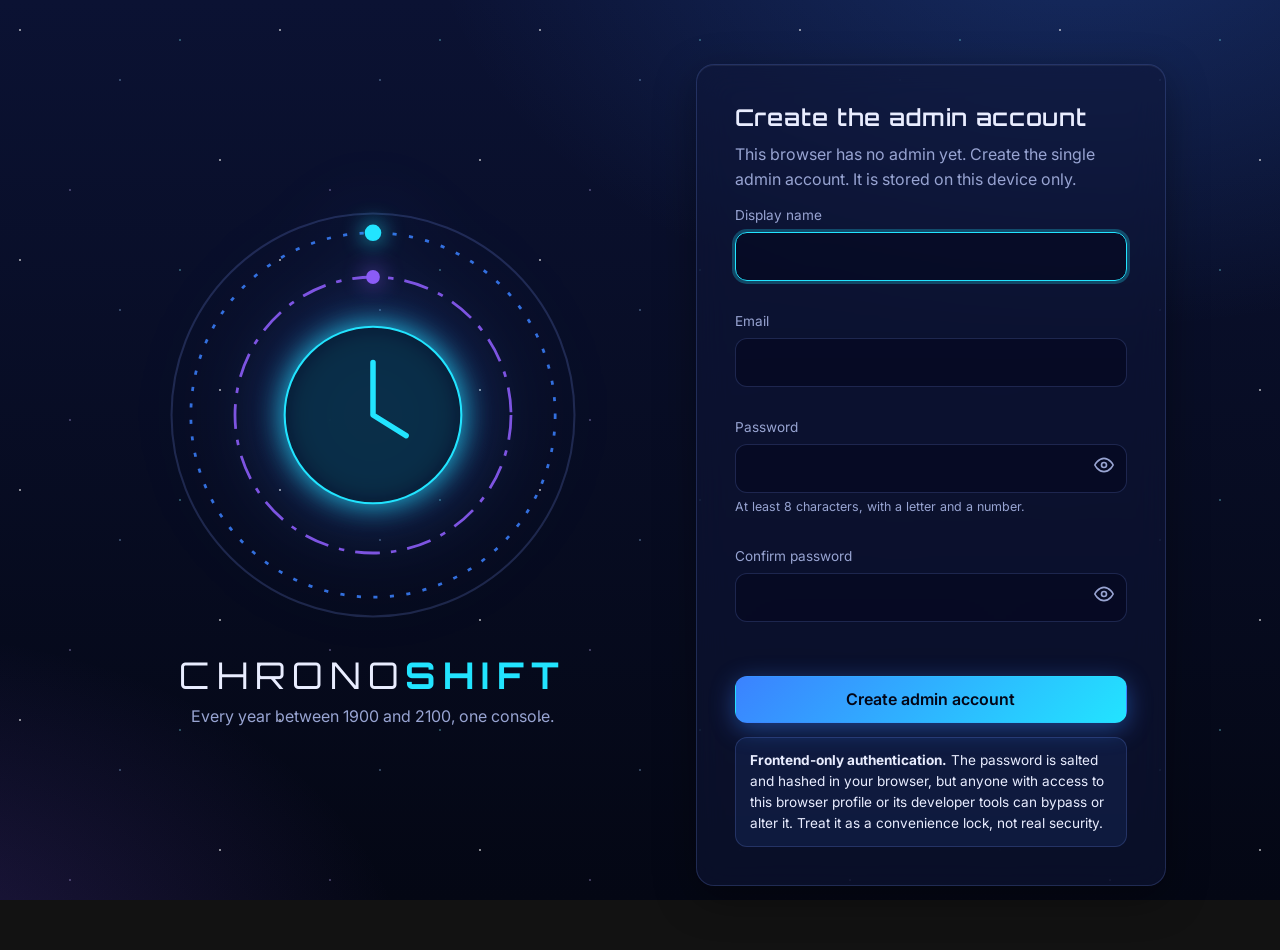
<file: index.html>
<!DOCTYPE html>
<html lang="en" data-theme="quantum" data-bg="navy" data-motion="on" data-speed="normal">
<head>
  <meta charset="UTF-8">
  <meta name="viewport" content="width=device-width, initial-scale=1">
  <title>ChronoShift · Interactive Time Travel Experience</title>
  <meta name="description" content="ChronoShift is an interactive time travel experience: explore years, record history, and leave notes in a personal time capsule.">
  <meta name="color-scheme" content="dark">
  <link rel="icon" href="assets/icons/favicon.svg" type="image/svg+xml">
  <link rel="preconnect" href="https://fonts.googleapis.com">
  <link rel="preconnect" href="https://fonts.gstatic.com" crossorigin>
  <link rel="stylesheet" href="https://fonts.googleapis.com/css2?family=Inter:wght@400;500;600&family=Orbitron:wght@500;700&display=swap">
  <link rel="stylesheet" href="css/style.css">
  <link rel="stylesheet" href="css/animations.css">
  <link rel="stylesheet" href="css/responsive.css">
</head>
<body class="is-loading">
  <a class="skip-link" href="#view">Skip to main content</a>
  <div class="stars" aria-hidden="true"></div>

  <div class="shell">
    <aside class="sidebar" id="sidebar" aria-label="Primary">
      <div class="brand">
        <img src="assets/icons/favicon.svg" alt="" width="34" height="34">
        <span>CHRONO<b>SHIFT</b></span>
      </div>
      <nav aria-label="Main navigation"><ul id="nav-list"></ul></nav>
      <div class="sidebar-foot">
        <button type="button" class="btn btn-ghost btn-block" data-action="logout"><span data-icon="logout"></span> Logout</button>
      </div>
    </aside>
    <div class="backdrop" id="backdrop"></div>

    <div class="main-col">
      <header class="topbar">
        <button type="button" class="icon-btn menu-btn" id="menu-btn" aria-label="Open navigation" aria-controls="sidebar" aria-expanded="false" data-icon="menu"></button>
        <form class="search" id="global-search" role="search">
          <label class="sr-only" for="search-input">Search events, notes and years</label>
          <input type="search" id="search-input" placeholder="Search events, notes, years…  ( / )" autocomplete="off" maxlength="80">
          <button type="submit" class="icon-btn" aria-label="Run search" data-icon="search"></button>
        </form>
        <button type="button" class="year-pill" id="year-pill" data-go="time-machine" aria-label="Selected year. Open time machine"></button>
        <div class="user-chip" id="user-chip"></div>
      </header>
      <main id="view" tabindex="-1"></main>
    </div>
  </div>

  <div id="toasts" class="toasts" aria-live="polite"></div>
  <div id="warp-overlay" class="warp-overlay" aria-hidden="true"></div>

  <dialog id="confirm-dialog" class="dialog" aria-labelledby="confirm-title">
    <form method="dialog">
      <h2 id="confirm-title"></h2>
      <p id="confirm-text" class="muted"></p>
      <div class="dialog-actions">
        <button type="submit" value="cancel" class="btn btn-ghost">Cancel</button>
        <button type="submit" value="ok" class="btn btn-danger" id="confirm-ok">Confirm</button>
      </div>
    </form>
  </dialog>

  <script type="module" src="js/app.js"></script>
</body>
</html>
</file>
<file: css/style.css>
/* ChronoShift — base, layout and components */
*,*::before,*::after{box-sizing:border-box}
[hidden]{display:none!important}
html{color-scheme:dark;-webkit-text-size-adjust:100%}
:root{
  --bg:#040714;--bg-2:#0b1233;--surface:rgba(15,22,58,.55);--border:rgba(124,156,255,.2);
  --text:#e9edff;--muted:#98a4d2;--accent:#3b82ff;--accent-2:#22e4ff;--purple:#8b5cf6;
  --glow:rgba(59,130,255,.45);--danger:#ff5577;--ok:#34f0a8;--warn:#ffc65c;--radius:18px;
  --font:'Inter','Segoe UI',system-ui,-apple-system,sans-serif;--display:'Orbitron','Segoe UI',system-ui,sans-serif;--dur:1;
}
[data-theme="nebula"]{--accent:#8b5cf6;--accent-2:#5b9bff;--glow:rgba(139,92,246,.5)}
[data-theme="cyber"]{--accent:#22e4ff;--accent-2:#9b6bff;--glow:rgba(34,228,255,.4)}
[data-bg="black"]{--bg:#000;--bg-2:#04050c;--surface:rgba(9,11,24,.7)}
[data-speed="slow"]{--dur:1.7}
[data-speed="fast"]{--dur:.55}

body{margin:0;min-height:100vh;font-family:var(--font);color:var(--text);line-height:1.55;
  background:radial-gradient(1100px 700px at 85% -10%,color-mix(in srgb,var(--accent) 24%,transparent),transparent 60%),
  radial-gradient(900px 600px at -10% 110%,color-mix(in srgb,var(--purple) 22%,transparent),transparent 60%),
  linear-gradient(180deg,var(--bg-2),var(--bg));background-attachment:fixed}
body.is-loading{visibility:hidden}
h1,h2,h3{font-family:var(--display);letter-spacing:.04em;margin:0 0 .45em;line-height:1.25;font-weight:600}
h1{font-size:clamp(1.45rem,3.2vw,2.05rem)}h2{font-size:1.05rem}h3{font-size:.98rem}
p{margin:0 0 .8em}a{color:var(--accent-2)}
.muted{color:var(--muted)}.small{font-size:.85rem}.hint{font-size:.78rem;color:var(--muted);margin:4px 0 0}
.eyebrow{font-size:.78rem;letter-spacing:.16em;color:var(--accent-2);margin:0 0 6px}
.sr-only{position:absolute;width:1px;height:1px;overflow:hidden;clip:rect(0 0 0 0);white-space:nowrap}
.skip-link{position:fixed;left:12px;top:-70px;z-index:200;background:var(--accent);color:#02061a;padding:10px 14px;border-radius:10px;transition:top .2s}
.skip-link:focus{top:12px}
:focus-visible{outline:2px solid var(--accent-2);outline-offset:2px}
main:focus{outline:none}
.icon{flex:none;vertical-align:middle}
mark{background:color-mix(in srgb,var(--accent-2) 30%,transparent);color:#fff;border-radius:4px;padding:0 2px}

/* layout */
.shell{display:grid;grid-template-columns:268px minmax(0,1fr);min-height:100vh;position:relative;z-index:1}
.sidebar{position:sticky;top:0;height:100vh;display:flex;flex-direction:column;padding:22px 16px;background:rgba(5,8,26,.74);backdrop-filter:blur(20px);-webkit-backdrop-filter:blur(20px);border-right:1px solid var(--border);z-index:40}
.brand{display:flex;align-items:center;gap:10px;font-family:var(--display);letter-spacing:.16em;font-size:1.02rem;padding:4px 10px 24px}
.brand b{color:var(--accent-2)}
#nav-list{list-style:none;margin:0;padding:0;display:grid;gap:4px}
.nav-link{display:flex;align-items:center;gap:12px;padding:11px 14px;border-radius:12px;color:var(--muted);text-decoration:none;border:1px solid transparent;transition:color .2s,background .2s}
.nav-link:hover{color:var(--text);background:rgba(255,255,255,.06)}
.nav-link[aria-current="page"]{color:#fff;background:linear-gradient(90deg,color-mix(in srgb,var(--accent) 32%,transparent),transparent);border-color:var(--border);box-shadow:inset 3px 0 0 var(--accent-2)}
.sidebar-foot{margin-top:auto}
.backdrop{display:none}
.main-col{min-width:0;display:flex;flex-direction:column}
.topbar{position:sticky;top:0;z-index:30;display:flex;align-items:center;gap:12px;padding:12px clamp(14px,3vw,32px);background:rgba(5,8,26,.7);backdrop-filter:blur(18px);-webkit-backdrop-filter:blur(18px);border-bottom:1px solid var(--border)}
.search{flex:1;max-width:520px;position:relative;display:flex;align-items:center}
.search input{padding-right:46px;border-radius:999px}
.search .icon-btn{position:absolute;right:4px}
.menu-btn{display:none}
.year-pill{margin-left:auto;font-family:var(--display);font-size:.9rem;letter-spacing:.08em;padding:8px 16px;border-radius:999px;border:1px solid var(--border);background:rgba(255,255,255,.05);color:var(--accent-2);cursor:pointer;transition:box-shadow .2s,border-color .2s}
.year-pill:hover{border-color:var(--accent-2);box-shadow:0 0 18px var(--glow)}
.user-chip{display:flex;align-items:center;gap:10px;font-size:.9rem}
.avatar{width:34px;height:34px;border-radius:50%;display:grid;place-items:center;font-weight:600;color:#02061a;background:linear-gradient(135deg,var(--accent),var(--accent-2))}
#view{padding:clamp(16px,3vw,34px);max-width:1280px;width:100%;margin:0 auto}
.view-host{display:grid;gap:22px;align-content:start;min-width:0}
.page-head{display:flex;justify-content:space-between;align-items:flex-end;gap:16px;flex-wrap:wrap}
.page-head p{margin:0;max-width:62ch}

/* surfaces */
.glass{background:var(--surface);backdrop-filter:blur(16px);-webkit-backdrop-filter:blur(16px);border:1px solid var(--border);border-radius:var(--radius);box-shadow:0 12px 40px rgba(0,0,0,.35),inset 0 1px 0 rgba(255,255,255,.06)}
.pad{padding:clamp(16px,2.4vw,26px)}
.grid-2{display:grid;grid-template-columns:1fr 1fr;gap:22px}
.split{display:grid;grid-template-columns:minmax(300px,380px) 1fr;gap:22px;align-items:start}
.form-sticky{position:sticky;top:84px}
.stats{display:grid;grid-template-columns:repeat(4,1fr);gap:16px}
.stat{padding:18px 20px;display:block;text-decoration:none;color:inherit;transition:transform .2s,border-color .2s}
.stat:hover{transform:translateY(-2px);border-color:var(--accent-2)}
.stat strong{display:block;font-family:var(--display);font-size:1.7rem;color:var(--accent-2)}
.stat span{color:var(--muted);font-size:.85rem}
.hero{display:flex;justify-content:space-between;align-items:center;gap:20px;flex-wrap:wrap}
.hero h1{margin-bottom:.2em}
.clock-box{text-align:right}
.clock-box time{display:block;font-family:var(--display);font-size:clamp(1.6rem,4vw,2.4rem);color:var(--accent-2);text-shadow:0 0 22px var(--glow);font-variant-numeric:tabular-nums}
.qlinks{display:grid;grid-template-columns:repeat(2,1fr);gap:10px}
.qlink{display:flex;gap:12px;align-items:center;padding:12px;border-radius:14px;border:1px solid var(--border);text-decoration:none;color:var(--text);background:rgba(255,255,255,.03);transition:border-color .2s,background .2s}
.qlink:hover{border-color:var(--accent-2);background:rgba(255,255,255,.07)}
.qlink small{display:block;color:var(--muted)}
.qlink .icon{color:var(--accent-2)}
.note-mini{padding:12px 14px;border-radius:14px;border:1px solid var(--border);background:rgba(255,255,255,.03);margin-bottom:10px}
.note-mini p{margin:4px 0 0;color:var(--muted);font-size:.9rem}
.note-mini strong{font-family:var(--display);color:var(--accent-2);margin-right:8px}
.list{list-style:none;margin:0;padding:0}

/* buttons / inputs */
.btn{display:inline-flex;align-items:center;justify-content:center;gap:8px;padding:10px 16px;border-radius:12px;border:1px solid var(--border);background:rgba(255,255,255,.05);color:var(--text);font:inherit;font-weight:500;cursor:pointer;text-decoration:none;transition:transform .15s,background .2s,border-color .2s,box-shadow .2s}
.btn:hover{background:rgba(255,255,255,.1);border-color:color-mix(in srgb,var(--accent-2) 60%,transparent)}
.btn:active{transform:scale(.97)}
.btn:disabled{opacity:.4;cursor:not-allowed;transform:none}
.btn-primary{background:linear-gradient(135deg,var(--accent),var(--accent-2));border-color:transparent;color:#030617;font-weight:600;box-shadow:0 6px 24px var(--glow)}
.btn-primary:hover{background:linear-gradient(135deg,var(--accent),var(--accent-2));filter:brightness(1.12);border-color:transparent}
.btn-danger{background:rgba(255,85,119,.14);border-color:rgba(255,85,119,.5);color:#ffb8c6}
.btn-danger:hover{background:rgba(255,85,119,.26)}
.btn-ghost{background:transparent}
.btn-sm{padding:6px 11px;font-size:.84rem;border-radius:10px}
.btn-block{width:100%}
.btn-icon{padding:10px}
.btn.is-active{border-color:var(--warn);color:var(--warn)}
.icon-btn{display:grid;place-items:center;width:38px;height:38px;border-radius:50%;border:0;background:transparent;color:var(--muted);cursor:pointer;transition:color .2s,background .2s}
.icon-btn:hover{color:#fff;background:rgba(255,255,255,.1)}
.link-btn{background:none;border:0;color:var(--accent-2);font:inherit;font-size:.88rem;cursor:pointer;padding:12px 0 0;text-decoration:underline}
input,select,textarea{width:100%;padding:11px 14px;border-radius:12px;border:1px solid var(--border);background:rgba(4,8,30,.6);color:var(--text);font:inherit;transition:border-color .2s,box-shadow .2s}
input:focus,select:focus,textarea:focus{outline:none;border-color:var(--accent-2);box-shadow:0 0 0 3px color-mix(in srgb,var(--accent-2) 26%,transparent)}
input[aria-invalid="true"],textarea[aria-invalid="true"],select[aria-invalid="true"]{border-color:var(--danger)}
select option{background:#0b1233;color:var(--text)}
textarea{resize:vertical;min-height:96px}
input::placeholder,textarea::placeholder{color:#5f6b9a}
label{display:block;font-size:.85rem;color:var(--muted);margin-bottom:6px}
.field{margin-bottom:12px}
.field-error{min-height:1.1em;margin:4px 0 0;font-size:.8rem;color:#ff93a8}
.field-row{display:grid;grid-template-columns:1fr 1fr;gap:12px}
.inline{display:flex;gap:8px}.inline input{min-width:0}
.optional{color:#6e7aa8}
.form-actions{display:flex;gap:10px;flex-wrap:wrap;margin-top:6px}
.pw{position:relative}.pw input{padding-right:46px}.pw .icon-btn{position:absolute;right:4px;top:2px}
.check{display:flex;align-items:center;gap:10px;color:var(--text);margin:4px 0 12px;cursor:pointer}
.check input{width:18px;height:18px;accent-color:var(--accent)}
.filters{display:grid;grid-template-columns:1fr 170px 170px;gap:10px}
.filters .field{margin:0}

/* range slider */
.slider{-webkit-appearance:none;appearance:none;height:8px;padding:0;border:0;border-radius:8px;background:linear-gradient(90deg,var(--accent),var(--purple),var(--accent-2));cursor:pointer}
.slider::-webkit-slider-thumb{-webkit-appearance:none;width:24px;height:24px;border-radius:50%;background:#fff;border:4px solid var(--accent-2);box-shadow:0 0 16px var(--accent-2)}
.slider::-moz-range-thumb{width:16px;height:16px;border-radius:50%;background:#fff;border:4px solid var(--accent-2);box-shadow:0 0 16px var(--accent-2)}
.slider:focus-visible{outline-offset:6px}

/* chips, cards, timeline list */
.chip{display:inline-block;padding:2px 10px;border-radius:999px;font-size:.75rem;border:1px solid var(--border);color:var(--accent-2);background:rgba(34,228,255,.08)}
.chip[data-era="future"]{color:#c6b0ff;background:rgba(139,92,246,.14)}
.chip[data-era="past"]{color:#8fc0ff;background:rgba(59,130,255,.14)}
.card-actions{display:flex;gap:8px;flex-wrap:wrap;margin-top:12px}
.meta{display:flex;gap:10px;align-items:center;flex-wrap:wrap;margin-bottom:6px}
.tl{list-style:none;margin:16px 0 0;padding:0 0 0 0;position:relative;display:grid;gap:16px}
.tl::before{content:"";position:absolute;left:46px;top:6px;bottom:6px;width:2px;background:linear-gradient(var(--accent),var(--purple),var(--accent-2));opacity:.55}
.tl-item{display:grid;grid-template-columns:46px 1fr;gap:26px;align-items:start;position:relative}
.tl-item::before{content:"";position:absolute;left:41px;top:18px;width:12px;height:12px;border-radius:50%;background:var(--accent-2);box-shadow:0 0 12px var(--accent-2);border:2px solid var(--bg)}
.tl-year{font-family:var(--display);font-size:.8rem;color:var(--accent-2);padding-top:14px;text-align:right}
.tl-item .card{padding:16px 18px;overflow:hidden}
.tl-item .card p{color:var(--muted);margin:0;white-space:pre-wrap;overflow-wrap:anywhere}
.ev-img{margin:-16px -18px 14px;max-height:190px;overflow:hidden;background:rgba(0,0,0,.3)}
.ev-img img{display:block;width:100%;height:190px;object-fit:cover}
.img-fallback{display:grid;place-items:center;height:60px;color:var(--muted);font-size:.85rem}
.card-grid{display:grid;grid-template-columns:repeat(auto-fill,minmax(250px,1fr));gap:16px}
.note-card{padding:18px;display:flex;flex-direction:column}
.note-card .big-year{font-family:var(--display);font-size:1.6rem;color:var(--accent-2)}
.note-card p{color:var(--muted);white-space:pre-wrap;overflow-wrap:anywhere;flex:1}
.note-card h3{overflow-wrap:anywhere}
.empty{text-align:center;padding:34px 16px;color:var(--muted)}
.empty .icon{color:var(--accent);opacity:.8;margin-bottom:6px}
.empty h3{color:var(--text)}
.empty p{max-width:44ch;margin:0 auto 14px}
.notice{padding:12px 14px;border-radius:12px;border:1px solid var(--border);margin:14px 0 0}
.notice-info{background:rgba(59,130,255,.1)}
.notice-error{background:rgba(255,85,119,.12);border-color:rgba(255,85,119,.5);margin:0 0 14px}
.notice-warn{background:rgba(255,198,92,.1);border-color:rgba(255,198,92,.4)}

/* time machine */
.machine{display:grid;grid-template-columns:minmax(260px,380px) 1fr;gap:30px;padding:clamp(18px,3vw,32px);align-items:center}
.machine-visual{position:relative;width:100%;max-width:380px;aspect-ratio:1;margin:0 auto}
.rings{width:100%;height:100%;overflow:visible}
.ring-line{fill:none;stroke:var(--border);stroke-width:1.5}
.ring-dash{fill:none;stroke:var(--accent);stroke-width:2;stroke-dasharray:3 9;opacity:.85}
.ring-dash2{fill:none;stroke:var(--purple);stroke-width:2;stroke-dasharray:18 8 4 8;opacity:.9}
.core-ring{fill:rgba(6,10,34,.8);stroke:var(--accent-2);stroke-width:1.5;filter:drop-shadow(0 0 10px var(--accent-2))}
.orb{fill:var(--accent-2);filter:drop-shadow(0 0 8px var(--accent-2))}.orb2{fill:var(--purple);filter:drop-shadow(0 0 8px var(--purple))}
.tick{stroke:var(--muted);stroke-width:1.2;opacity:.7}.tick.big{stroke:var(--accent-2);stroke-width:2.2;opacity:1}
.pointer{fill:var(--warn);filter:drop-shadow(0 0 6px var(--warn))}
.hand{fill:none;stroke:var(--accent-2);stroke-width:4;stroke-linecap:round;stroke-linejoin:round}
.ring-a,.ring-b{transform-origin:150px 150px}
.dial{transform-origin:150px 150px;transform:rotate(var(--angle,0deg));transition:transform calc(.9s*var(--dur)) cubic-bezier(.2,.8,.2,1)}
.core{position:absolute;inset:0;display:flex;flex-direction:column;align-items:center;justify-content:center;text-align:center;pointer-events:none;padding:0 22%}
.year-display{font-family:var(--display);font-weight:700;font-size:clamp(1.9rem,5.4vw,2.9rem);line-height:1.1;color:#fff;text-shadow:0 0 24px var(--accent-2);font-variant-numeric:tabular-nums}
.era{font-size:.72rem;letter-spacing:.2em;color:var(--accent-2)}
.era[data-era="future"]{color:#c6b0ff}.era[data-era="past"]{color:#8fc0ff}
.diff{font-size:.74rem;color:var(--muted);margin-top:4px;line-height:1.3}
.machine-controls{display:grid;gap:16px;min-width:0}
.slider-block{padding-top:4px}
.track{position:relative;height:56px;margin:8px 12px 0}
.track-line{position:absolute;left:0;right:0;top:12px;height:2px;background:var(--border)}
.track-tick{position:absolute;top:34px;transform:translateX(-50%);font-size:.68rem;color:var(--muted)}
.track-now{position:absolute;top:6px;width:2px;height:14px;background:var(--warn);margin-left:-1px}
.track-cursor{position:absolute;top:2px;width:2px;height:22px;background:#fff;margin-left:-1px;box-shadow:0 0 10px #fff}
.track-dot{position:absolute;top:6px;width:12px;height:12px;margin-left:-6px;padding:0;border-radius:50%;border:2px solid var(--bg);cursor:pointer;background:var(--accent-2)}
.track-dot.is-note{background:var(--purple)}.track-dot.is-fav{background:var(--warn)}
.track-dot:hover{transform:scale(1.4)}
.control-row{display:flex;gap:10px;align-items:flex-end}
.control-row.wrap{flex-wrap:wrap;align-items:center}
.jump{flex:1}.jump .field{margin:0}
.legend{display:flex;gap:16px;flex-wrap:wrap;font-size:.8rem;color:var(--muted);margin-top:8px}
.legend i{display:inline-block;width:10px;height:10px;border-radius:50%;margin-right:6px;vertical-align:middle}
.ctx-list{display:grid;grid-template-columns:1fr 1fr;gap:18px}

/* chart */
.chart{display:flex;align-items:flex-end;gap:5px;height:180px;padding-top:8px;overflow-x:auto}
.chart-col{flex:1;min-width:26px;height:100%;display:flex;flex-direction:column}
.bars{flex:1;display:flex;align-items:flex-end;justify-content:center;gap:2px;border-bottom:1px solid var(--border)}
.bar{width:45%;max-width:14px;border-radius:4px 4px 0 0;min-height:0;transition:height calc(.6s*var(--dur))}
.bar-ev{background:linear-gradient(var(--accent-2),var(--accent))}.bar-nt{background:linear-gradient(#c6b0ff,var(--purple))}
.chart-label{font-size:.6rem;color:var(--muted);text-align:center;margin-top:4px}

/* comparison */
.cmp-controls{display:grid;grid-template-columns:1fr auto 1fr;gap:18px;align-items:center}
.cmp-col h2{display:flex;align-items:center;gap:8px}
.badge-a,.badge-b{display:inline-grid;place-items:center;width:26px;height:26px;border-radius:8px;font-size:.8rem;color:#02061a}
.badge-a{background:var(--accent-2)}.badge-b{background:#c6b0ff}
.cmp-stats{display:grid;grid-template-columns:repeat(4,1fr);gap:12px;margin:14px 0}
.cmp-stat{padding:14px;border-radius:14px;border:1px solid var(--border);background:rgba(255,255,255,.03)}
.cmp-stat strong{display:block;font-family:var(--display);font-size:1.3rem;color:var(--accent-2)}.cmp-stat span{font-size:.8rem;color:var(--muted)}
.cmp-track{position:relative;height:84px;margin:10px 14px 4px;cursor:crosshair}
.cmp-track .track-line{top:36px;height:3px}
.cmp-span{position:absolute;top:35px;height:5px;border-radius:5px;background:linear-gradient(90deg,var(--accent-2),#c6b0ff);box-shadow:0 0 14px var(--glow)}
.cmp-pin{position:absolute;top:20px;width:34px;height:34px;margin-left:-17px;border-radius:50%;display:grid;place-items:center;font-weight:700;color:#02061a;box-shadow:0 0 16px currentColor}
.pin-a{background:var(--accent-2);color:var(--accent-2)}.pin-b{background:#c6b0ff;color:#c6b0ff}
.cmp-pin span{color:#02061a}
.cmp-label{position:absolute;top:0;transform:translateX(-50%);font-size:.75rem;font-family:var(--display);white-space:nowrap}
.cmp-sides{display:grid;grid-template-columns:1fr 1fr;gap:18px;margin-top:18px}
.side-box{padding:16px;border-radius:14px;border:1px solid var(--border);background:rgba(255,255,255,.03)}
.side-box ul{margin:8px 0 0;padding-left:18px;color:var(--muted)}

/* settings */
.set-group{display:grid;gap:14px}
.choices{display:grid;grid-template-columns:repeat(auto-fit,minmax(150px,1fr));gap:10px}
.choice{position:relative;margin:0;color:var(--text);cursor:pointer}
.choice input{position:absolute;opacity:0;inset:0;width:100%;height:100%;cursor:pointer;margin:0}
.choice span.box{display:flex;align-items:center;gap:10px;padding:12px;border-radius:14px;border:1px solid var(--border);background:rgba(255,255,255,.03);transition:border-color .2s,box-shadow .2s}
.choice input:checked+span.box{border-color:var(--accent-2);box-shadow:0 0 0 1px var(--accent-2),0 0 18px var(--glow)}
.choice input:focus-visible+span.box{outline:2px solid var(--accent-2);outline-offset:2px}
.swatch{width:26px;height:26px;border-radius:8px;flex:none}
.switch{display:flex;align-items:center;gap:12px;color:var(--text);cursor:pointer;margin:0}
.switch input{position:absolute;opacity:0;width:1px;height:1px}
.switch .knob{position:relative;width:46px;height:26px;border-radius:999px;background:rgba(255,255,255,.12);border:1px solid var(--border);transition:background .2s;flex:none}
.switch .knob::after{content:"";position:absolute;top:2px;left:2px;width:20px;height:20px;border-radius:50%;background:#fff;transition:transform .2s}
.switch input:checked+.knob{background:linear-gradient(135deg,var(--accent),var(--accent-2))}
.switch input:checked+.knob::after{transform:translateX(20px)}
.switch input:focus-visible+.knob{outline:2px solid var(--accent-2);outline-offset:2px}
.kv{display:grid;grid-template-columns:120px 1fr;gap:6px 12px;margin:0}.kv dt{color:var(--muted)}.kv dd{margin:0;overflow-wrap:anywhere}
.result-group{margin-bottom:22px}
.result-group h2{display:flex;gap:10px;align-items:center}

/* toasts + dialog */
.toasts{position:fixed;right:16px;bottom:16px;z-index:300;display:grid;gap:10px;max-width:min(380px,calc(100vw - 32px))}
.toast{padding:12px 16px;border-radius:12px;background:rgba(9,14,44,.95);border:1px solid var(--border);box-shadow:0 10px 30px rgba(0,0,0,.5);border-left:4px solid var(--accent-2);animation:toast-in .3s ease}
.toast-success{border-left-color:var(--ok)}.toast-error{border-left-color:var(--danger)}
.toast.out{opacity:0;transform:translateY(8px);transition:opacity .3s,transform .3s}
.dialog{border:1px solid var(--border);border-radius:var(--radius);background:#0a1030;color:var(--text);padding:24px;max-width:min(440px,calc(100vw - 32px));box-shadow:0 30px 80px rgba(0,0,0,.7)}
.dialog::backdrop{background:rgba(2,4,14,.75);backdrop-filter:blur(4px)}
.dialog-actions{display:flex;justify-content:flex-end;gap:10px;margin-top:18px}
</file>
<file: css/animations.css>
/* ChronoShift — motion */
@keyframes spin{to{transform:rotate(360deg)}}
@keyframes spin-rev{to{transform:rotate(-360deg)}}
@keyframes twinkle{0%,100%{opacity:.35}50%{opacity:.85}}
@keyframes view-in{from{opacity:0;transform:translateY(8px)}to{opacity:1;transform:none}}
@keyframes toast-in{from{opacity:0;transform:translateY(12px) scale(.96)}to{opacity:1;transform:none}}
@keyframes warp-fade{0%{opacity:0}12%{opacity:1}70%{opacity:1}100%{opacity:0}}
@keyframes warp-zoom{from{transform:scale(.25) rotate(0)}to{transform:scale(1.7) rotate(28deg)}}
@keyframes year-pop{0%{transform:scale(.55);opacity:0}35%{transform:scale(1.08);opacity:1}100%{transform:scale(1);opacity:1}}
@keyframes glow-pulse{0%,100%{filter:drop-shadow(0 0 0 transparent)}50%{filter:drop-shadow(0 0 22px var(--accent-2))}}

.stars{position:fixed;inset:0;z-index:0;pointer-events:none;
  background-image:radial-gradient(1.5px 1.5px at 20px 30px,#fff,transparent),radial-gradient(1px 1px at 120px 80px,#9fd0ff,transparent),radial-gradient(1.5px 1.5px at 220px 160px,#fff,transparent),radial-gradient(1px 1px at 70px 190px,#c9b5ff,transparent),radial-gradient(1px 1px at 180px 40px,#7ff3ff,transparent);
  background-size:260px 230px;animation:twinkle calc(7s*var(--dur)) ease-in-out infinite}
.view-in{animation:view-in calc(.4s*var(--dur)) ease both}
.ring-a{animation:spin calc(40s*var(--dur)) linear infinite}
.ring-b{animation:spin-rev calc(26s*var(--dur)) linear infinite}
.warping .ring-a{animation-duration:calc(2.2s*var(--dur))}
.warping .ring-b{animation-duration:calc(1.6s*var(--dur))}
.warping .core{animation:glow-pulse calc(.9s*var(--dur)) ease}

.warp-overlay{position:fixed;inset:0;z-index:250;display:grid;place-items:center;pointer-events:none;opacity:0;overflow:hidden;
  background:radial-gradient(circle at center,color-mix(in srgb,var(--accent-2) 40%,transparent),rgba(3,5,20,.94) 68%)}
.warp-overlay::before{content:"";position:absolute;inset:-50%;
  background:repeating-conic-gradient(from 0deg,transparent 0 5deg,color-mix(in srgb,var(--accent-2) 45%,transparent) 5deg 5.6deg,transparent 5.6deg 11deg);
  mask-image:radial-gradient(circle,transparent 8%,#000 60%);-webkit-mask-image:radial-gradient(circle,transparent 8%,#000 60%)}
.warp-overlay.on{animation:warp-fade calc(1.2s*var(--dur)) ease forwards}
.warp-overlay.on::before{animation:warp-zoom calc(1.2s*var(--dur)) ease-in forwards}
.warp-year{position:relative;font-family:var(--display);font-weight:700;font-size:clamp(3rem,13vw,8rem);color:#fff;text-shadow:0 0 40px var(--accent-2);animation:year-pop calc(.7s*var(--dur)) ease both}

html[data-motion="off"] *,html[data-motion="off"] *::before,html[data-motion="off"] *::after{animation:none!important;transition:none!important}
@media (prefers-reduced-motion:reduce){*,*::before,*::after{animation:none!important;transition:none!important}}
</file>
<file: css/responsive.css>
/* ChronoShift — responsive layouts */
@media (max-width:1100px){
  .machine,.split,.grid-2,.ctx-list,.cmp-sides{grid-template-columns:1fr}
  .form-sticky{position:static}
  .stats{grid-template-columns:repeat(2,1fr)}
}
@media (max-width:860px){
  .shell{grid-template-columns:1fr}
  .sidebar{position:fixed;left:0;top:0;width:min(300px,84vw);transform:translateX(-102%);visibility:hidden;transition:transform .3s ease,visibility .3s;box-shadow:20px 0 60px rgba(0,0,0,.6)}
  .nav-open .sidebar{transform:none;visibility:visible}
  .nav-open .backdrop{display:block;position:fixed;inset:0;z-index:35;background:rgba(2,4,14,.7)}
  .menu-btn{display:grid}
  .cmp-controls{grid-template-columns:1fr}
  .cmp-controls .swap{justify-self:center}
  .cmp-stats{grid-template-columns:repeat(2,1fr)}
  .filters{grid-template-columns:1fr 1fr}.filters .field:first-child{grid-column:1/-1}
  .login-shell{grid-template-columns:1fr}.login-visual .rings{width:min(220px,60%)}
}
@media (max-width:560px){
  .user-chip .name{display:none}
  .year-pill{padding:7px 12px;font-size:.8rem}
  .field-row,.qlinks,.filters{grid-template-columns:1fr}
  .stats{grid-template-columns:1fr 1fr;gap:10px}
  .clock-box{text-align:left}
  .tl::before{left:6px}.tl-item{grid-template-columns:1fr;gap:6px;padding-left:24px}.tl-item::before{left:1px;top:8px}.tl-year{text-align:left;padding-top:0}
  .control-row{flex-wrap:wrap}.jump{order:3;flex-basis:100%}
  .kv{grid-template-columns:1fr}
}
</file>
<file: css/login.css>
/* ChronoShift — login */
.login-shell{position:relative;z-index:1;min-height:100vh;display:grid;grid-template-columns:1.1fr 1fr;align-items:center;gap:clamp(20px,5vw,70px);padding:clamp(18px,5vw,64px);max-width:1180px;margin:0 auto}
.login-visual{text-align:center}
.login-visual .rings{width:min(420px,80%);margin:0 auto 18px;filter:drop-shadow(0 0 40px var(--glow))}
.login-brand{font-family:var(--display);font-size:clamp(1.5rem,3.4vw,2.3rem);letter-spacing:.2em;margin:0}
.login-brand b{color:var(--accent-2)}
.login-card{padding:clamp(22px,3.4vw,38px)}
.login-card h1{font-size:1.45rem}
.form-error{margin:0 0 10px}
[hidden]{display:none!important}
</file>
